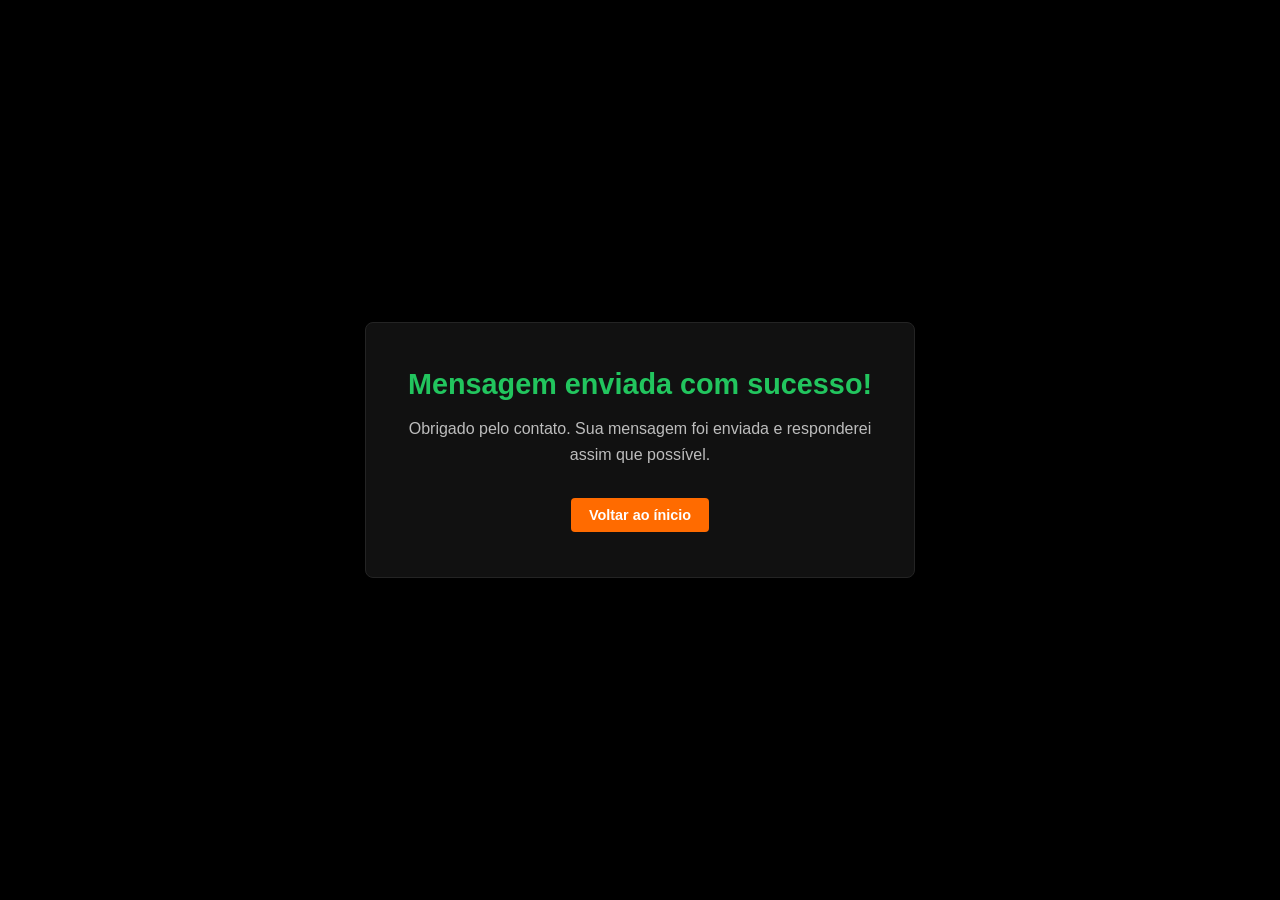
<file: contatos/sucesso.html>
<!DOCTYPE html>
<html lang="pt-BR">

<head>

    <meta charset="UTF-8">

    <meta name="viewport" content="width=device-width, initial-scale=1.0">

    <title>Mensagem enviada | Matheus DEV</title>

    <link rel="stylesheet" href="sucesso.css">

</head>

<body>

    <main class="pagina-sucesso">

        <div class="bloco-sucesso">

            <h1>Mensagem enviada com sucesso!</h1>

            <p>
                Obrigado pelo contato. Sua mensagem foi enviada
                e responderei assim que possível.
            </p>

            <a href="../home/index.html" class="botao-voltar">
                Voltar ao ínicio
            </a>

        </div>

    </main>

</body>

</html>
</file>
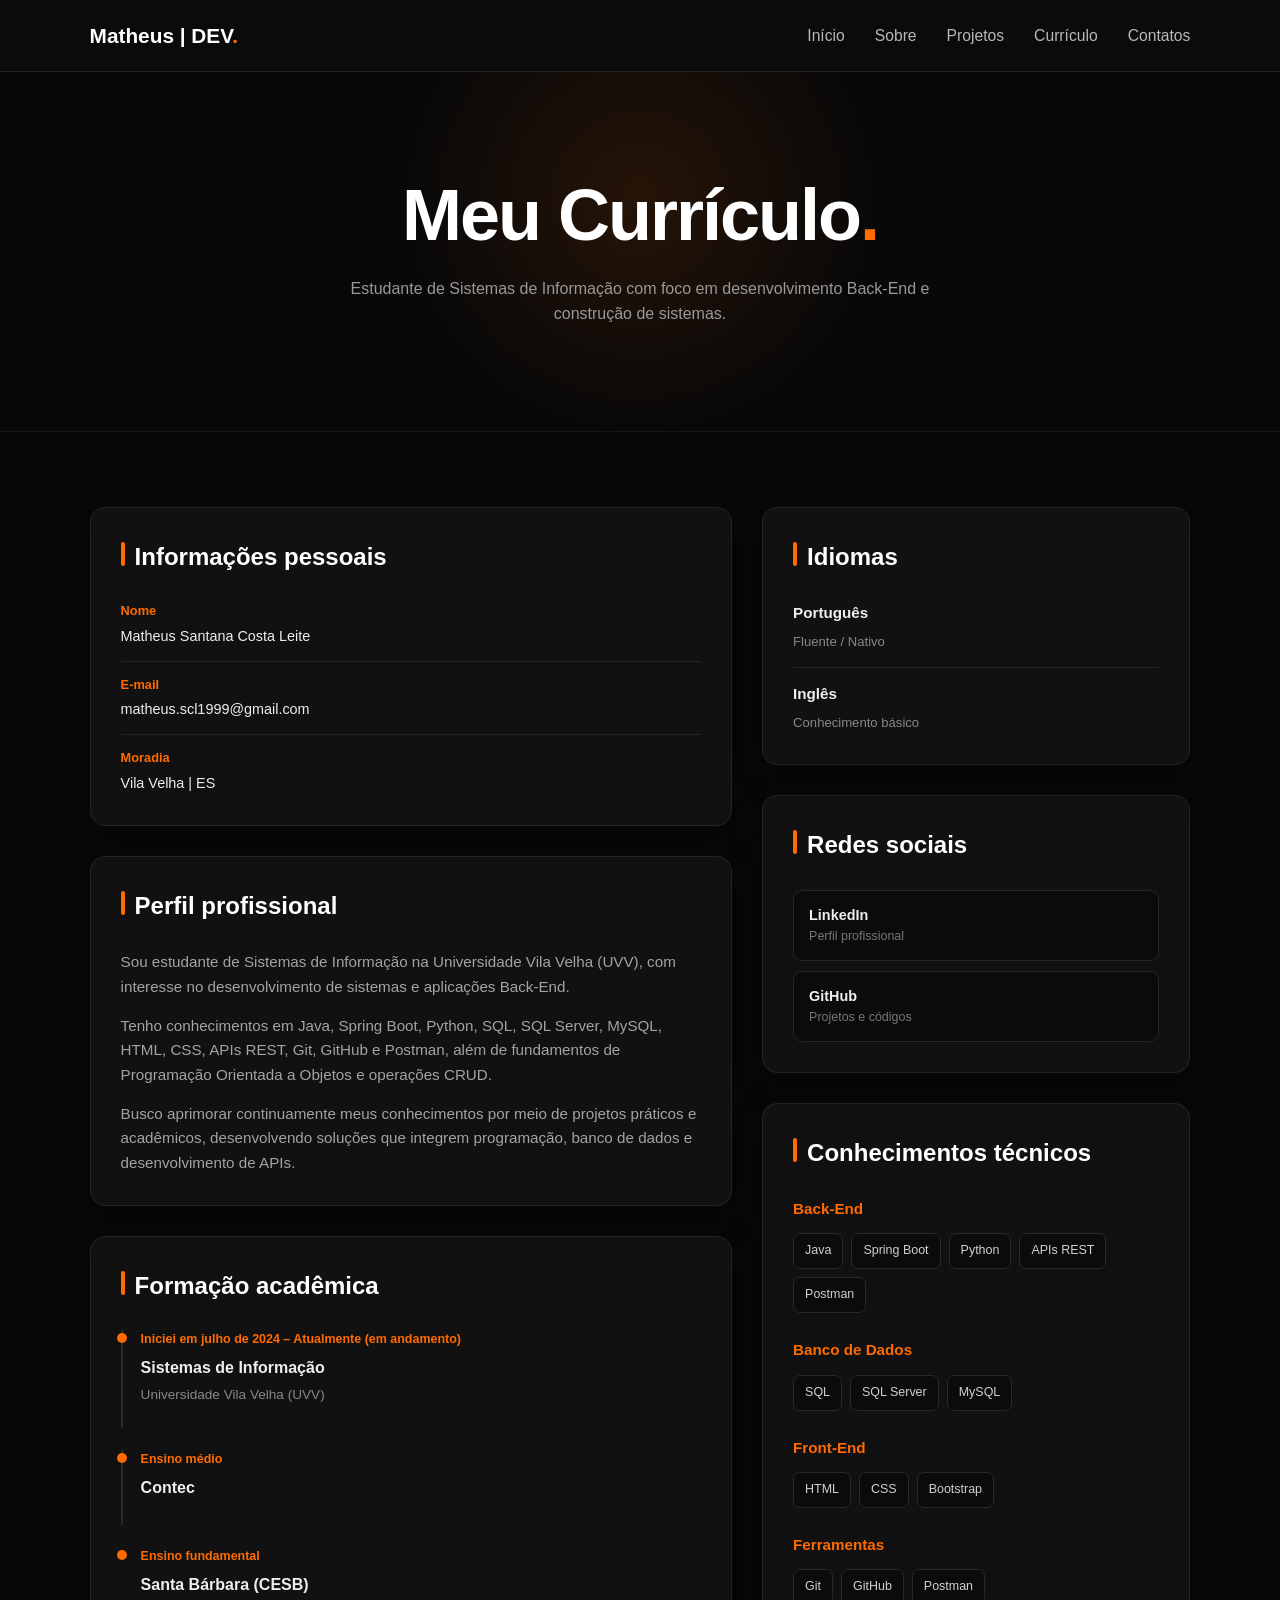
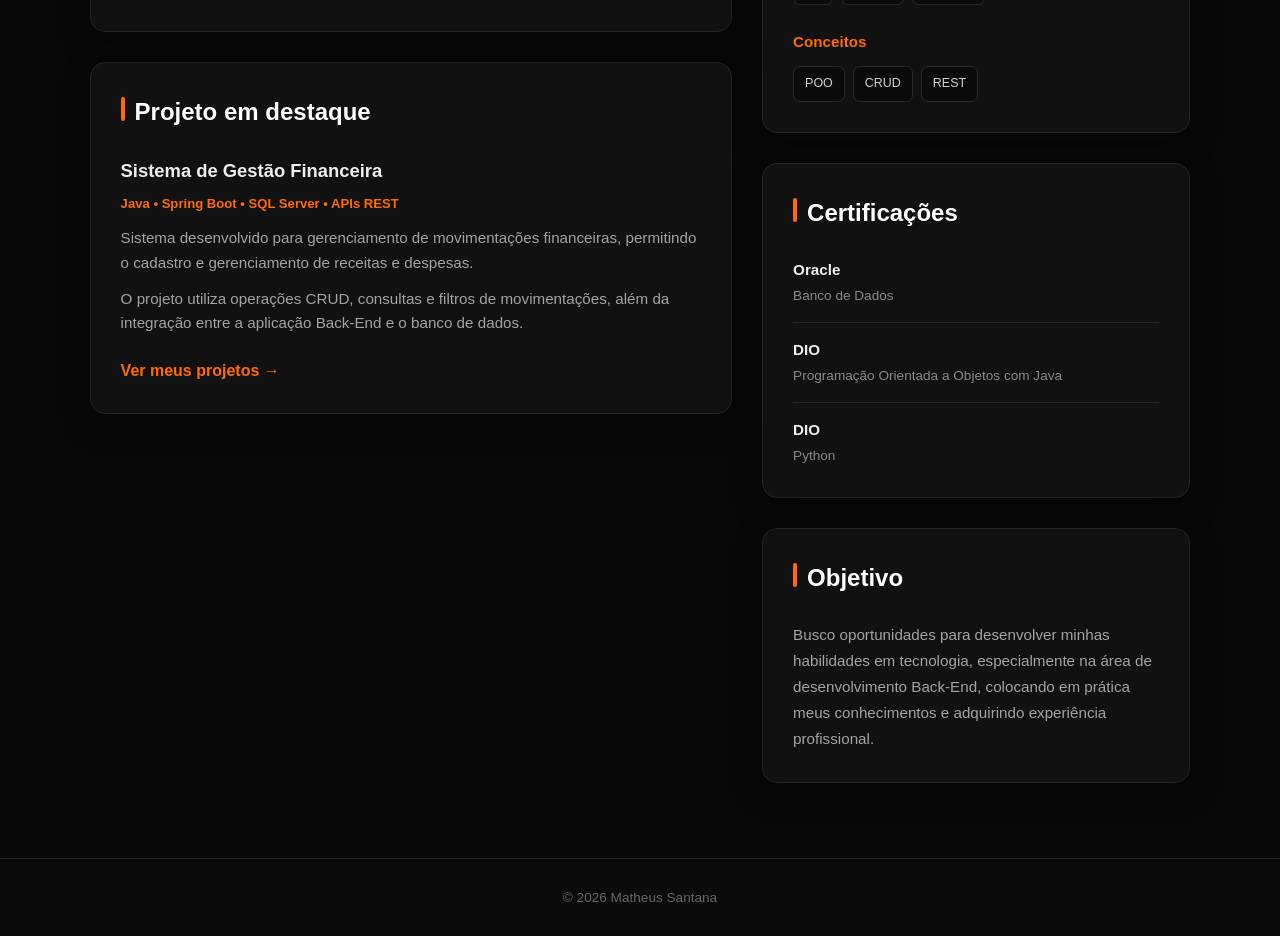
<file: curriculo/curriculo.html>
<!DOCTYPE html>
<html lang="pt-BR">

<head>

    <meta charset="UTF-8">

    <meta
        name="viewport"
        content="width=device-width, initial-scale=1.0"
    >

    <meta
        name="description"
        content="Currículo de Matheus Santana Costa Leite, estudante de Sistemas de Informação e desenvolvedor Back-End."
    >

    <title>Currículo | Matheus Santana</title>

    <link rel="stylesheet" href="curriculo.css">

</head>

<body>


    <!-- ============================= -->
    <!-- CABEÇALHO -->
    <!-- ============================= -->

    <header>

        <a href="../home/index.html" id="nome_header">
            Matheus | DEV<span>.</span>
        </a>

        <nav class="links" id="menuLinks">

            <a href="../home/index.html">
                Início
            </a>

            <a href="../sobre/sobre.html">
                Sobre
            </a>

            <a href="../projetos/projetos.html">
                Projetos
            </a>

            <a href="curriculo.html">
                Currículo
            </a>

            <a href="../contatos/contatos.html">
                Contatos
            </a>

        </nav>


        <button
            class="menu-toggle"
            id="menuToggle"
            aria-label="Abrir menu"
            aria-expanded="false"
            aria-controls="menuLinks"
        >

            <span></span>
            <span></span>
            <span></span>

        </button>

    </header>



    <!-- ============================= -->
    <!-- APRESENTAÇÃO -->
    <!-- ============================= -->

    <section class="apresentacao-curriculo">

        <h1>
            Meu Currículo<span>.</span>
        </h1>

        <p>
            Estudante de Sistemas de Informação com foco em
            desenvolvimento Back-End e construção de sistemas.
        </p>

    </section>



    <!-- ============================= -->
    <!-- CONTEÚDO -->
    <!-- ============================= -->

    <main>

        <section class="curriculo-container">


            <!-- ============================= -->
            <!-- COLUNA ESQUERDA -->
            <!-- ============================= -->

            <div class="coluna-esquerda">


                <!-- INFORMAÇÕES PESSOAIS -->

                <div class="bloco informacoes-pessoais">

                    <h2>
                        Informações pessoais
                    </h2>

                    <div class="dados-pessoais">


                        <div class="dado-pessoal">

                            <strong>
                                Nome
                            </strong>

                            <span>
                                Matheus Santana Costa Leite
                            </span>

                        </div>


                        <div class="dado-pessoal">

                            <strong>
                                E-mail
                            </strong>

                            <span>
                                matheus.scl1999@gmail.com
                            </span>

                        </div>


                        <div class="dado-pessoal">

                            <strong>
                                Moradia
                            </strong>

                            <span>
                                Vila Velha | ES
                            </span>

                        </div>


                    </div>

                </div>



                <!-- PERFIL PROFISSIONAL -->

                <div class="bloco">

                    <h2>
                        Perfil profissional
                    </h2>

                    <p>
                        Sou estudante de Sistemas de Informação
                        na Universidade Vila Velha (UVV), com
                        interesse no desenvolvimento de sistemas
                        e aplicações Back-End.
                    </p>

                    <p>
                        Tenho conhecimentos em Java, Spring Boot,
                        Python, SQL, SQL Server, MySQL, HTML, CSS, APIs REST,
                        Git, GitHub e Postman, além de fundamentos
                        de Programação Orientada a Objetos e
                        operações CRUD.
                    </p>

                    <p>
                        Busco aprimorar continuamente meus
                        conhecimentos por meio de projetos práticos
                        e acadêmicos, desenvolvendo soluções que
                        integrem programação, banco de dados e
                        desenvolvimento de APIs.
                    </p>

                </div>



                <!-- FORMAÇÃO ACADÊMICA -->

                <div class="bloco">

                    <h2>
                        Formação acadêmica
                    </h2>


                    <div class="item-curriculo">

                        <span class="periodo">
                            Iniciei em julho de 2024 – Atualmente (em andamento)
                        </span>

                        <h3>
                            Sistemas de Informação
                        </h3>

                        <p class="instituicao">
                            Universidade Vila Velha (UVV)
                        </p>

                    </div>


                    <div class="item-curriculo">

                        <span class="periodo">
                            Ensino médio
                        </span>

                        <h3>
                            Contec
                        </h3>

                    </div>


                    <div class="item-curriculo ultimo">

                        <span class="periodo">
                            Ensino fundamental
                        </span>

                        <h3>
                            Santa Bárbara (CESB)
                        </h3>

                    </div>

                </div>



                <!-- PROJETO EM DESTAQUE -->

                <div class="bloco">

                    <h2>
                        Projeto em destaque
                    </h2>

                    <div class="projeto-curriculo">

                        <h3>
                            Sistema de Gestão Financeira
                        </h3>

                        <p class="tecnologias">
                            Java • Spring Boot • SQL Server • APIs REST
                        </p>

                        <p>
                            Sistema desenvolvido para gerenciamento
                            de movimentações financeiras, permitindo
                            o cadastro e gerenciamento de receitas e
                            despesas.
                        </p>

                        <p>
                            O projeto utiliza operações CRUD,
                            consultas e filtros de movimentações,
                            além da integração entre a aplicação
                            Back-End e o banco de dados.
                        </p>

                        <a
                            class="link-bloco"
                            href="../projetos/projetos.html"
                        >
                            Ver meus projetos →
                        </a>

                    </div>

                </div>


            </div>



            <!-- ============================= -->
            <!-- COLUNA DIREITA -->
            <!-- ============================= -->

            <div class="coluna-direita">


                <!-- IDIOMAS -->

                <div class="bloco">

                    <h2>
                        Idiomas
                    </h2>


                    <div class="idioma">

                        <h3>
                            Português
                        </h3>

                        <span>
                            Fluente / Nativo
                        </span>

                    </div>


                    <div class="idioma">

                        <h3>
                            Inglês
                        </h3>

                        <span>
                            Conhecimento básico
                        </span>

                    </div>

                </div>



                <!-- REDES SOCIAIS -->

                <div class="bloco">

                    <h2>
                        Redes sociais
                    </h2>

                    <div class="redes-sociais">


                        <a
                            href="SEU_LINKEDIN_AQUI"
                            target="_blank"
                            rel="noopener noreferrer"
                            class="rede-social"
                        >

                            <strong>
                                LinkedIn
                            </strong>

                            <span>
                                Perfil profissional
                            </span>

                        </a>


                        <a
                            href="https://github.com/matheus-santana-dev"
                            target="_blank"
                            rel="noopener noreferrer"
                            class="rede-social"
                        >

                            <strong>
                                GitHub
                            </strong>

                            <span>
                                Projetos e códigos
                            </span>

                        </a>


                    </div>

                </div>



                <!-- CONHECIMENTOS TÉCNICOS -->

                <div class="bloco">

                    <h2>
                        Conhecimentos técnicos
                    </h2>


                    <div class="grupo-habilidades">

                        <h3>
                            Back-End
                        </h3>

                        <div class="tags">

                            <span>Java</span>
                            <span>Spring Boot</span>
                            <span>Python</span>
                            <span>APIs REST</span>
                            <span>Postman</span>

                        </div>

                    </div>


                    <div class="grupo-habilidades">

                        <h3>
                            Banco de Dados
                        </h3>

                        <div class="tags">

                            <span>SQL</span>
                            <span>SQL Server</span>
                            <span>MySQL</span>

                        </div>

                    </div>


                    <div class="grupo-habilidades">

                        <h3>
                            Front-End
                        </h3>

                        <div class="tags">

                            <span>HTML</span>
                            <span>CSS</span>
                            <span>Bootstrap</span>

                        </div>

                    </div>


                    <div class="grupo-habilidades">

                        <h3>
                            Ferramentas
                        </h3>

                        <div class="tags">

                            <span>Git</span>
                            <span>GitHub</span>
                            <span>Postman</span>

                        </div>

                    </div>


                    <div class="grupo-habilidades">

                        <h3>
                            Conceitos
                        </h3>

                        <div class="tags">

                            <span>POO</span>
                            <span>CRUD</span>
                            <span>REST</span>

                        </div>

                    </div>

                </div>



                <!-- CURSOS E FORMAÇÕES -->

                <div class="bloco">

                    <h2>
                        Certificações
                    </h2>


                    <div class="curso">

                        <h3>
                            Oracle
                        </h3>

                        <p>
                            Banco de Dados
                        </p>

                    </div>


                    <div class="curso">

                        <h3>
                            DIO
                        </h3>

                        <p>
                            Programação Orientada a Objetos
                            com Java
                        </p>

                    </div>


                    <div class="curso ultimo">

                        <h3>
                            DIO
                        </h3>

                        <p>
                            Python
                        </p>

                    </div>

                </div>



                <!-- OBJETIVO -->

                <div class="bloco">

                    <h2>
                        Objetivo
                    </h2>

                    <p class="objetivo">

                        Busco oportunidades para desenvolver
                        minhas habilidades em tecnologia,
                        especialmente na área de desenvolvimento
                        Back-End, colocando em prática meus
                        conhecimentos e adquirindo experiência
                        profissional.

                    </p>

                </div>


            </div>

        </section>

    </main>



    <!-- ============================= -->
    <!-- RODAPÉ -->
    <!-- ============================= -->

    <footer class="rodape">

        <p id="autoria">
            © 2026 Matheus Santana
        </p>

    </footer>



    <!-- ============================= -->
    <!-- MENU MOBILE -->
    <!-- ============================= -->

    <script>

        const menuToggle =
            document.getElementById("menuToggle");

        const menuLinks =
            document.getElementById("menuLinks");


        menuToggle.addEventListener("click", () => {

            const isOpen =
                menuLinks.classList.toggle("active");


            menuToggle.setAttribute(
                "aria-expanded",
                isOpen
            );


            menuToggle.setAttribute(
                "aria-label",
                isOpen
                    ? "Fechar menu"
                    : "Abrir menu"
            );

        });

    </script>

</body>

</html>
</file>
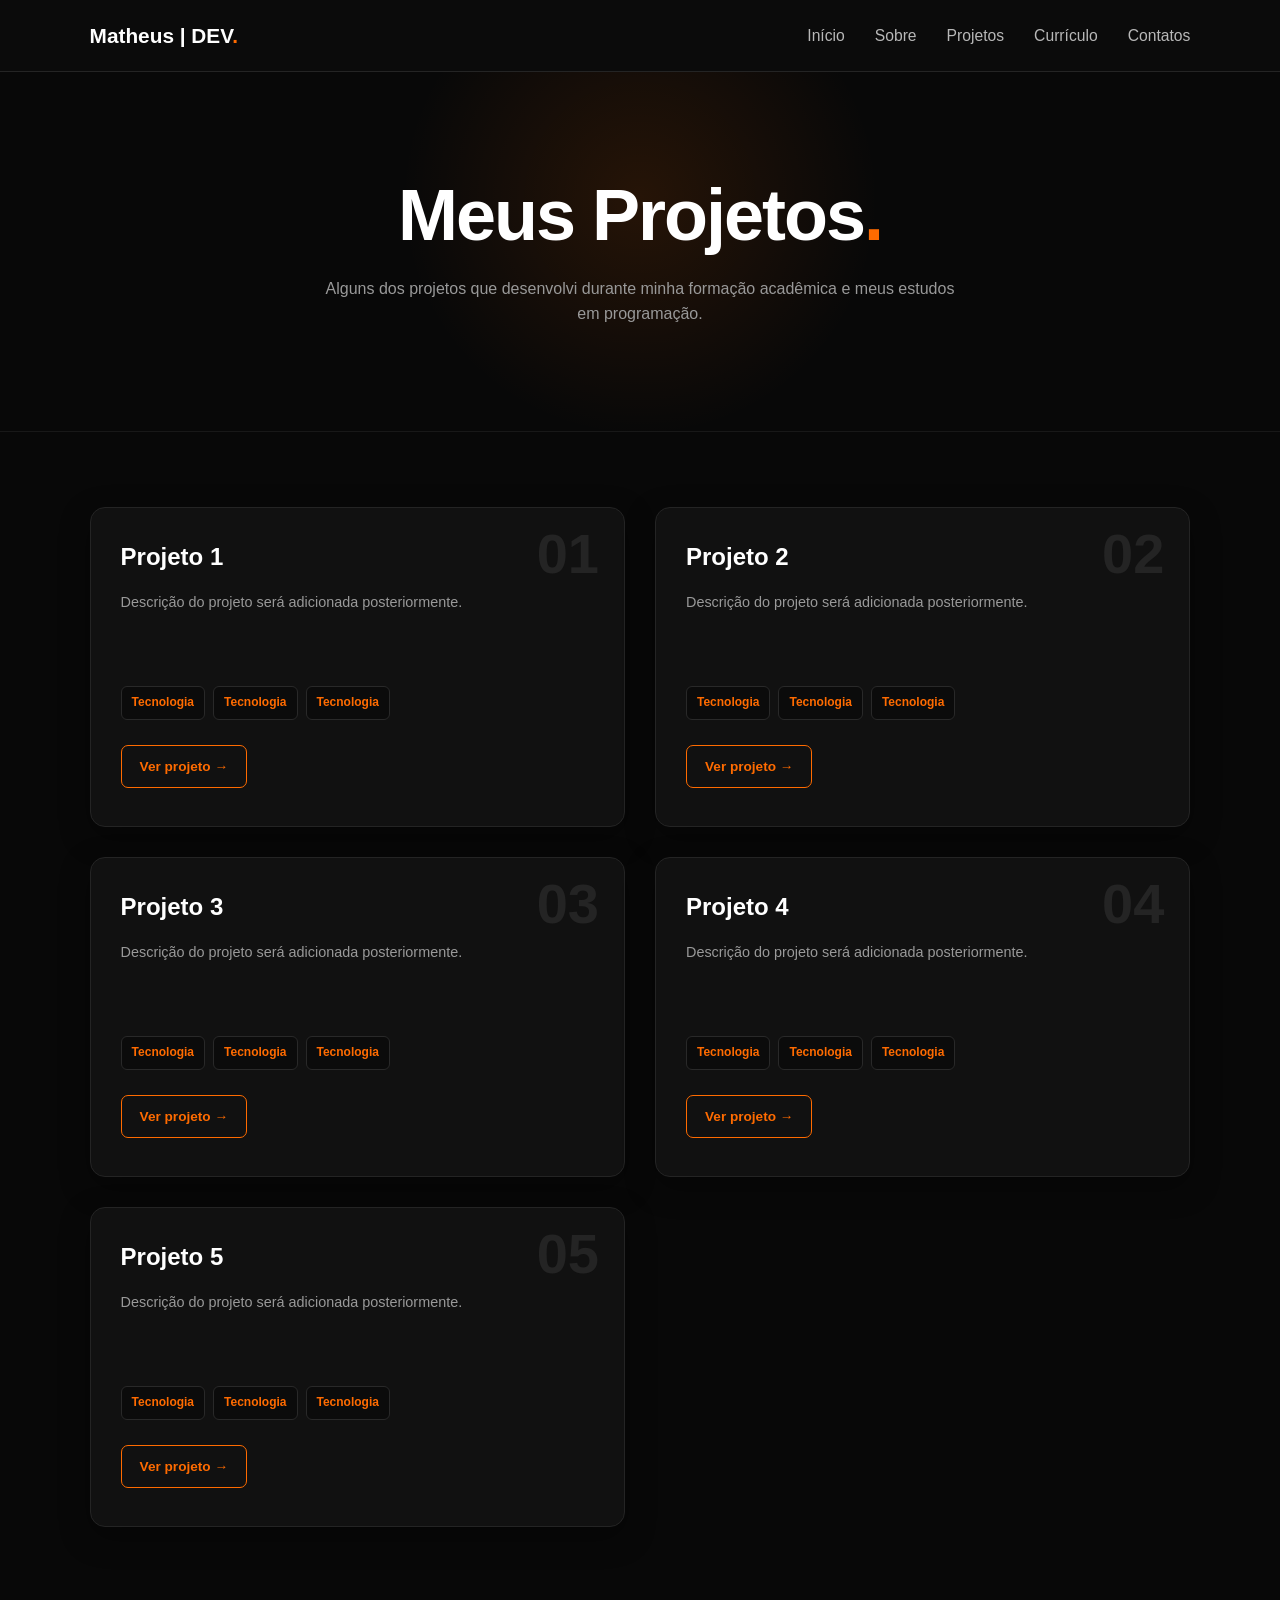
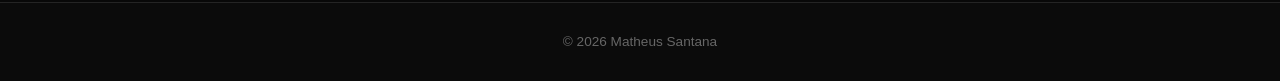
<file: projetos/projetos.html>
<!DOCTYPE html>
<html lang="pt-BR">

<head>

    <meta charset="UTF-8">

    <meta
        name="viewport"
        content="width=device-width, initial-scale=1.0"
    >

    <meta
        name="description"
        content="Projetos de Matheus Santana Costa Leite."
    >

    <title>Projetos | Matheus Santana</title>

    <link rel="stylesheet" href="projetos.css">

</head>

<body>


    <!-- ============================= -->
    <!-- CABEÇALHO -->
    <!-- ============================= -->

    <header>

        <a href="../home/index.html" id="nome_header">
            Matheus | DEV<span>.</span>
        </a>


        <nav class="links" id="menuLinks">

            <a href="../home/index.html">
                Início
            </a>

            <a href="../sobre/sobre.html">
                Sobre
            </a>

            <a href="projetos.html">
                Projetos
            </a>

            <a href="../curriculo/curriculo.html">
                Currículo
            </a>

            <a href="../contatos/contatos.html">
                Contatos
            </a>

        </nav>


        <button
            class="menu-toggle"
            id="menuToggle"
            aria-label="Abrir menu"
            aria-expanded="false"
            aria-controls="menuLinks"
        >

            <span></span>
            <span></span>
            <span></span>

        </button>

    </header>



    <!-- ============================= -->
    <!-- APRESENTAÇÃO -->
    <!-- ============================= -->

    <section class="apresentacao-projetos">

        <h1>
            Meus Projetos<span>.</span>
        </h1>

        <p>
            Alguns dos projetos que desenvolvi durante minha
            formação acadêmica e meus estudos em programação.
        </p>

    </section>



    <!-- ============================= -->
    <!-- PROJETOS -->
    <!-- ============================= -->

    <main>

        <section class="projetos-container">


            <!-- ============================= -->
            <!-- PROJETO 1 -->
            <!-- ============================= -->

            <article class="card-projeto">

                <div class="numero-projeto">
                    01
                </div>

                <div class="conteudo-projeto">

                    <h2>
                        Projeto 1
                    </h2>

                    <p class="descricao-projeto">
                        Descrição do projeto será adicionada
                        posteriormente.
                    </p>

                    <div class="tecnologias-projeto">

                        <span>
                            Tecnologia
                        </span>

                        <span>
                            Tecnologia
                        </span>

                        <span>
                            Tecnologia
                        </span>

                    </div>

                    <a
                        href="#"
                        class="botao-projeto"
                    >
                        Ver projeto →
                    </a>

                </div>

            </article>



            <!-- ============================= -->
            <!-- PROJETO 2 -->
            <!-- ============================= -->

            <article class="card-projeto">

                <div class="numero-projeto">
                    02
                </div>

                <div class="conteudo-projeto">

                    <h2>
                        Projeto 2
                    </h2>

                    <p class="descricao-projeto">
                        Descrição do projeto será adicionada
                        posteriormente.
                    </p>

                    <div class="tecnologias-projeto">

                        <span>
                            Tecnologia
                        </span>

                        <span>
                            Tecnologia
                        </span>

                        <span>
                            Tecnologia
                        </span>

                    </div>

                    <a
                        href="#"
                        class="botao-projeto"
                    >
                        Ver projeto →
                    </a>

                </div>

            </article>



            <!-- ============================= -->
            <!-- PROJETO 3 -->
            <!-- ============================= -->

            <article class="card-projeto">

                <div class="numero-projeto">
                    03
                </div>

                <div class="conteudo-projeto">

                    <h2>
                        Projeto 3
                    </h2>

                    <p class="descricao-projeto">
                        Descrição do projeto será adicionada
                        posteriormente.
                    </p>

                    <div class="tecnologias-projeto">

                        <span>
                            Tecnologia
                        </span>

                        <span>
                            Tecnologia
                        </span>

                        <span>
                            Tecnologia
                        </span>

                    </div>

                    <a
                        href="#"
                        class="botao-projeto"
                    >
                        Ver projeto →
                    </a>

                </div>

            </article>



            <!-- ============================= -->
            <!-- PROJETO 4 -->
            <!-- ============================= -->

            <article class="card-projeto">

                <div class="numero-projeto">
                    04
                </div>

                <div class="conteudo-projeto">

                    <h2>
                        Projeto 4
                    </h2>

                    <p class="descricao-projeto">
                        Descrição do projeto será adicionada
                        posteriormente.
                    </p>

                    <div class="tecnologias-projeto">

                        <span>
                            Tecnologia
                        </span>

                        <span>
                            Tecnologia
                        </span>

                        <span>
                            Tecnologia
                        </span>

                    </div>

                    <a
                        href="#"
                        class="botao-projeto"
                    >
                        Ver projeto →
                    </a>

                </div>

            </article>



            <!-- ============================= -->
            <!-- PROJETO 5 -->
            <!-- ============================= -->

            <article class="card-projeto">

                <div class="numero-projeto">
                    05
                </div>

                <div class="conteudo-projeto">

                    <h2>
                        Projeto 5
                    </h2>

                    <p class="descricao-projeto">
                        Descrição do projeto será adicionada
                        posteriormente.
                    </p>

                    <div class="tecnologias-projeto">

                        <span>
                            Tecnologia
                        </span>

                        <span>
                            Tecnologia
                        </span>

                        <span>
                            Tecnologia
                        </span>

                    </div>

                    <a
                        href="#"
                        class="botao-projeto"
                    >
                        Ver projeto →
                    </a>

                </div>

            </article>


        </section>

    </main>



    <!-- ============================= -->
    <!-- RODAPÉ -->
    <!-- ============================= -->

    <footer class="rodape">

        <p id="autoria">
            © 2026 Matheus Santana
        </p>

    </footer>



    <!-- ============================= -->
    <!-- MENU MOBILE -->
    <!-- ============================= -->

    <script>

        const menuToggle =
            document.getElementById("menuToggle");

        const menuLinks =
            document.getElementById("menuLinks");


        menuToggle.addEventListener("click", () => {

            const isOpen =
                menuLinks.classList.toggle("active");


            menuToggle.setAttribute(
                "aria-expanded",
                isOpen
            );


            menuToggle.setAttribute(
                "aria-label",
                isOpen
                    ? "Fechar menu"
                    : "Abrir menu"
            );

        });

    </script>

</body>

</html>
</file>
<file: contatos/sucesso.css>
* {
    margin: 0;
    padding: 0;
    box-sizing: border-box;
}

body {
    font-family: Arial, Helvetica, sans-serif;
    background-color: #000000;
    color: #22c55e;
}

.pagina-sucesso {
    min-height: 100vh;
    display: flex;
    justify-content: center;
    align-items: center;
    padding: 20px;
}

.bloco-sucesso {
    width: 100%;
    max-width: 550px;
    background-color: #111111;
    border: 1px solid #242424;
    border-radius: 8px;
    padding: 45px 35px;
    text-align: center;
}

.icone-sucesso {
    width: 55px;
    height: 55px;
    margin: 0 auto 20px;
    border: 2px solid #ff6b00;
    border-radius: 50%;
    display: flex;
    align-items: center;
    justify-content: center;
    color: #ff6b00;
    font-size: 28px;
    font-weight: bold;
}

.bloco-sucesso h1 {
    font-size: 1.8rem;
    margin-bottom: 15px;
}

.bloco-sucesso p {
    color: #bdbdbd;
    font-size: 1rem;
    line-height: 1.6;
    margin-bottom: 30px;
}

.botao-voltar {
    display: inline-block;
    padding: 9px 18px;
    background-color: #ff6b00;
    color: #ffffff;
    text-decoration: none;
    border-radius: 4px;
    font-size: 0.9rem;
    font-weight: 600;
    transition: 0.3s;
}

.botao-voltar:hover {
    opacity: 0.85;
}
</file>
<file: curriculo/curriculo.css>
* {
    margin: 0;
    padding: 0;
    box-sizing: border-box;
}

html {
    scroll-behavior: smooth;
}

body {
    min-height: 100vh;

    font-family: Arial, Helvetica, sans-serif;

    background: #080808;

    color: #f5f5f5;

    line-height: 1.6;
}

a {
    color: inherit;
    text-decoration: none;
}


/* ============================= */
/* HEADER */
/* ============================= */

header {
    width: 100%;
    min-height: 72px;

    display: flex;
    align-items: center;
    justify-content: space-between;

    padding: 0 7%;

    background: #0b0b0b;

    border-bottom: 1px solid #242424;

    position: relative;

    z-index: 100;
}

#nome_header {
    font-size: 1.3rem;

    font-weight: 700;

    color: #ffffff;

    white-space: nowrap;
}

#nome_header span {
    
    color: #ff6b00;
}


/* ============================= */
/* MENU */
/* ============================= */

.links {
    display: flex;

    align-items: center;

    gap: 30px;
}

.links a {
    position: relative;

    font-size: 0.98rem;

    color: #b8b8b8;

    transition: color 0.25s ease;
}

.links a::after {
    content: "";

    position: absolute;

    left: 0;

    bottom: -6px;

    width: 0;

    height: 2px;

    background: #ff6b00;

    transition: width 0.25s ease;
}

.links a:hover {
    color: #ffffff;
}

.links a:hover::after {
    width: 100%;
}


/* ============================= */
/* MENU MOBILE */
/* ============================= */

.menu-toggle {
    display: none;

    width: 42px;

    height: 42px;

    border: none;

    background: transparent;

    cursor: pointer;

    flex-direction: column;

    justify-content: center;

    align-items: center;

    gap: 5px;
}

.menu-toggle span {
    width: 25px;

    height: 3px;

    border-radius: 5px;

    background: #f5f5f5;

    transition: background 0.2s ease;
}

.menu-toggle:hover span {
    background: #ff6b00;
}


/* ============================= */
/* APRESENTAÇÃO */
/* ============================= */

.apresentacao-curriculo {
    min-height: 360px;

    display: flex;

    flex-direction: column;

    justify-content: center;

    align-items: center;

    text-align: center;

    padding: 70px 20px;

    background:
        radial-gradient(
            circle at 50% 35%,
            rgba(255, 107, 0, 0.12),
            transparent 35%
        ),
        #080808;

    border-bottom: 1px solid #181818;
}

.apresentacao-curriculo h1 {
    font-size: clamp(2.7rem, 7vw, 4.5rem);

    line-height: 1.1;

    color: #ffffff;

    letter-spacing: -2px;

    margin-bottom: 20px;
}

.apresentacao-curriculo h1 span {
    color: #ff6b00;
}

.apresentacao-curriculo > p {
    max-width: 650px;

    color: #999999;

    font-size: 1rem;
}


/* ============================= */
/* CONTEÚDO */
/* ============================= */

main {
    width: 100%;

    padding: 75px 7%;
}

.curriculo-container {
    max-width: 1200px;

    margin: 0 auto;

    display: grid;

    grid-template-columns:
        minmax(0, 1.2fr)
        minmax(0, 0.8fr);

    gap: 30px;

    align-items: start;
}

.coluna-esquerda,
.coluna-direita {
    display: flex;

    flex-direction: column;

    gap: 30px;
}


/* ============================= */
/* CARDS */
/* ============================= */

.bloco {
    padding: 30px;

    background: #111111;

    border: 1px solid #242424;

    border-radius: 15px;

    box-shadow:
        0 10px 30px rgba(0, 0, 0, 0.35);

    transition:
        border-color 0.25s ease,
        transform 0.25s ease;
}

.bloco:hover {
    border-color: #333333;
}

.bloco h2 {
    position: relative;

    margin-bottom: 25px;

    padding-left: 14px;

    font-size: 1.5rem;

    color: #ffffff;
}

.bloco h2::before {
    content: "";

    position: absolute;

    left: 0;

    top: 4px;

    width: 4px;

    height: 24px;

    border-radius: 4px;

    background: #ff6b00;
}

.bloco p {
    margin-bottom: 15px;

    color: #a3a3a3;

    font-size: 0.95rem;
}

.bloco p:last-child {
    margin-bottom: 0;
}


/* ============================= */
/* INFORMAÇÕES PESSOAIS */
/* ============================= */

.dados-pessoais {
    display: flex;

    flex-direction: column;
}

.dado-pessoal {
    display: flex;

    flex-direction: column;

    gap: 3px;

    padding: 13px 0;

    border-bottom: 1px solid #242424;
}

.dado-pessoal:first-child {
    padding-top: 0;
}

.dado-pessoal:last-child {
    padding-bottom: 0;

    border-bottom: none;
}

.dado-pessoal strong {
    color: #ff6b00;

    font-size: 0.8rem;
}

.dado-pessoal span {
    color: #eeeeee;

    font-size: 0.9rem;

    overflow-wrap: anywhere;
}


/* ============================= */
/* FORMAÇÃO */
/* ============================= */

.item-curriculo {
    padding: 0 0 22px 18px;

    margin-bottom: 22px;

    border-left: 2px solid #292929;

    position: relative;
}

.item-curriculo::before {
    content: "";

    position: absolute;

    left: -6px;

    top: 3px;

    width: 10px;

    height: 10px;

    border-radius: 50%;

    background: #ff6b00;
}

.item-curriculo.ultimo {
    margin-bottom: 0;

    padding-bottom: 0;

    border-left-color: transparent;
}

.periodo {
    display: block;

    margin-bottom: 5px;

    color: #ff6b00;

    font-size: 0.78rem;

    font-weight: 600;
}

.item-curriculo h3 {
    margin-bottom: 3px;

    color: #eeeeee;

    font-size: 1rem;
}

.instituicao {
    color: #888888 !important;

    font-size: 0.85rem !important;
}


/* ============================= */
/* PROJETO */
/* ============================= */

.projeto-curriculo h3 {
    margin-bottom: 8px;

    color: #eeeeee;

    font-size: 1.15rem;
}

.projeto-curriculo .tecnologias {
    color: #ff6b00;

    font-size: 0.82rem;

    font-weight: 600;
}

.projeto-curriculo p {
    margin-bottom: 12px;
}


/* ============================= */
/* IDIOMAS */
/* ============================= */

.idioma {
    padding: 14px 0;

    border-bottom: 1px solid #242424;
}

.idioma:first-of-type {
    padding-top: 0;
}

.idioma:last-child {
    padding-bottom: 0;

    border-bottom: none;
}

.idioma h3 {
    margin-bottom: 2px;

    color: #eeeeee;

    font-size: 0.95rem;
}

.idioma span {
    color: #888888;

    font-size: 0.82rem;
}


/* ============================= */
/* REDES SOCIAIS */
/* ============================= */

.redes-sociais {
    display: flex;

    flex-direction: column;

    gap: 10px;
}

.rede-social {
    display: flex;

    flex-direction: column;

    padding: 13px 15px;

    background: #0b0b0b;

    border: 1px solid #252525;

    border-radius: 9px;

    transition:
        border-color 0.25s ease,
        background 0.25s ease,
        transform 0.25s ease;
}

.rede-social:hover {
    border-color: #ff6b00;

    background: #15100c;

    transform: translateY(-3px);
}

.rede-social strong {
    color: #eeeeee;

    font-size: 0.9rem;
}

.rede-social span {
    color: #777777;

    font-size: 0.78rem;
}

.rede-social:hover strong {
    color: #ff6b00;
}


/* ============================= */
/* HABILIDADES */
/* ============================= */

.grupo-habilidades {
    margin-bottom: 25px;
}

.grupo-habilidades:last-child {
    margin-bottom: 0;
}

.grupo-habilidades h3 {
    margin-bottom: 12px;

    color: #ff6b00;

    font-size: 0.95rem;
}

.tags {
    display: flex;

    flex-wrap: wrap;

    gap: 8px;
}

.tags span {
    padding: 7px 11px;

    background: #0b0b0b;

    border: 1px solid #292929;

    border-radius: 7px;

    color: #d0d0d0;

    font-size: 0.78rem;

    transition:
        border-color 0.2s ease,
        color 0.2s ease,
        background 0.2s ease;
}

.tags span:hover {
    border-color: #ff6b00;

    color: #ff6b00;

    background: #15100c;
}


/* ============================= */
/* CURSOS */
/* ============================= */

.curso {
    padding: 15px 0;

    border-bottom: 1px solid #242424;
}

.curso:first-of-type {
    padding-top: 0;
}

.curso.ultimo {
    border-bottom: none;

    padding-bottom: 0;
}

.curso h3 {
    margin-bottom: 3px;

    color: #eeeeee;

    font-size: 0.95rem;
}

.curso p {
    color: #888888;

    font-size: 0.85rem;
}


/* ============================= */
/* OBJETIVO */
/* ============================= */

.objetivo {
    color: #a3a3a3;

    line-height: 1.7;
}


/* ============================= */
/* RODAPÉ */
/* ============================= */

.rodape {
    width: 100%;

    padding: 28px 7%;

    text-align: center;

    border-top: 1px solid #242424;

    background: #0b0b0b;
}

#autoria {
    color: #666666;

    font-size: 0.85rem;
}


/* ============================= */
/* TABLET */
/* ============================= */

@media (max-width: 850px) {

    header {
        padding: 0 5%;
    }

    .links {
        position: absolute;

        top: 72px;

        left: 0;

        width: 100%;

        display: none;

        flex-direction: column;

        align-items: stretch;

        gap: 0;

        padding: 10px 5% 20px;

        background: #0b0b0b;

        border-bottom: 1px solid #242424;

        box-shadow:
            0 15px 25px rgba(0, 0, 0, 0.5);
    }

    .links.active {
        display: flex;
    }

    .links a {
        padding: 14px 0;

        border-bottom: 1px solid #1c1c1c;
    }

    .links a::after {
        display: none;
    }

    .links a:last-child {
        border-bottom: none;
    }

    .menu-toggle {
        display: flex;
    }

    .curriculo-container {
        grid-template-columns: 1fr;
    }
}


/* ============================= */
/* CELULAR */
/* ============================= */

@media (max-width: 600px) {

    main {
        padding: 50px 5%;
    }

    .apresentacao-curriculo {
        min-height: 320px;

        padding: 50px 20px;
    }

    .apresentacao-curriculo h1 {
        font-size: 2.6rem;

        letter-spacing: -1px;
    }

    .apresentacao-curriculo > p {
        font-size: 0.9rem;
    }

    .bloco {
        padding: 22px;
    }

    .bloco h2 {
        font-size: 1.3rem;
    }

    .tags span {
        font-size: 0.75rem;
    }
}


/* ============================= */
/* CELULAR PEQUENO */
/* ============================= */

@media (max-width: 380px) {

    #nome_header {
        font-size: 1.1rem;
    }

    .tags {
        gap: 6px;
    }

    .tags span {
        padding: 6px 9px;
    }
}



.link-bloco {
    display: inline-block;

    margin-top: 10px;

    color: #ff6b00;

    font-weight: 600;

    transition:
        color 0.2s ease;
}


.link-bloco:hover {
    color: #ff9a52;
}
</file>
<file: projetos/projetos.css>
/* ============================= */
/* RESET */
/* ============================= */

* {
    margin: 0;
    padding: 0;
    box-sizing: border-box;
}

html {
    scroll-behavior: smooth;
}

body {
    min-height: 100vh;

    font-family: Arial, Helvetica, sans-serif;

    background: #080808;

    color: #f5f5f5;

    line-height: 1.6;
}

a {
    color: inherit;

    text-decoration: none;
}


/* ============================= */
/* HEADER */
/* ============================= */

header {
    width: 100%;

    min-height: 72px;

    display: flex;

    align-items: center;

    justify-content: space-between;

    padding: 0 7%;

    background: #0b0b0b;

    border-bottom: 1px solid #242424;

    position: relative;

    z-index: 100;
}

#nome_header {
    font-size: 1.3rem;

    font-weight: 700;

    color: #ffffff;

    white-space: nowrap;
}

#nome_header span {

    color: #ff6b00;
    
}


/* ============================= */
/* MENU */
/* ============================= */

.links {
    display: flex;

    align-items: center;

    gap: 30px;
}

.links a {
    position: relative;

    font-size: 0.98rem;

    color: #b8b8b8;

    transition: color 0.25s ease;
}

.links a::after {
    content: "";

    position: absolute;

    left: 0;

    bottom: -6px;

    width: 0;

    height: 2px;

    background: #ff6b00;

    transition: width 0.25s ease;
}

.links a:hover {
    color: #ffffff;
}

.links a:hover::after {
    width: 100%;
}


/* ============================= */
/* MENU MOBILE */
/* ============================= */

.menu-toggle {
    display: none;

    width: 42px;

    height: 42px;

    border: none;

    background: transparent;

    cursor: pointer;

    flex-direction: column;

    justify-content: center;

    align-items: center;

    gap: 5px;
}

.menu-toggle span {
    width: 25px;

    height: 3px;

    border-radius: 5px;

    background: #f5f5f5;
}

.menu-toggle:hover span {
    background: #ff6b00;
}


/* ============================= */
/* APRESENTAÇÃO */
/* ============================= */

.apresentacao-projetos {
    min-height: 360px;

    display: flex;

    flex-direction: column;

    justify-content: center;

    align-items: center;

    text-align: center;

    padding: 70px 20px;

    background:
        radial-gradient(
            circle at 50% 35%,
            rgba(255, 107, 0, 0.12),
            transparent 35%
        ),
        #080808;

    border-bottom: 1px solid #181818;
}

.apresentacao-projetos h1 {
    font-size: clamp(2.7rem, 7vw, 4.5rem);

    line-height: 1.1;

    color: #ffffff;

    letter-spacing: -2px;

    margin-bottom: 20px;
}

.apresentacao-projetos h1 span {
    color: #ff6b00;
}

.apresentacao-projetos p {
    max-width: 650px;

    color: #999999;

    font-size: 1rem;
}


/* ============================= */
/* CONTEÚDO */
/* ============================= */

main {
    width: 100%;

    padding: 75px 7%;
}

.projetos-container {
    max-width: 1200px;

    margin: 0 auto;

    display: grid;

    grid-template-columns:
        repeat(2, minmax(0, 1fr));

    gap: 30px;
}


/* ============================= */
/* CARD DO PROJETO */
/* ============================= */

.card-projeto {
    position: relative;

    min-height: 320px;

    padding: 30px;

    display: flex;

    flex-direction: column;

    justify-content: space-between;

    overflow: hidden;

    background: #111111;

    border: 1px solid #242424;

    border-radius: 15px;

    box-shadow:
        0 10px 30px rgba(0, 0, 0, 0.35);

    transition:
        transform 0.3s ease,
        border-color 0.3s ease,
        box-shadow 0.3s ease;
}

.card-projeto:hover {
    transform: translateY(-7px);

    border-color: #ff6b00;

    box-shadow:
        0 15px 35px rgba(255, 107, 0, 0.12);
}


/* ============================= */
/* NÚMERO */
/* ============================= */

.numero-projeto {
    position: absolute;

    top: 18px;

    right: 25px;

    color: #242424;

    font-size: 3.5rem;

    font-weight: 800;

    line-height: 1;

    transition: color 0.3s ease;
}

.card-projeto:hover .numero-projeto {
    color: rgba(255, 107, 0, 0.15);
}


/* ============================= */
/* CONTEÚDO */
/* ============================= */

.conteudo-projeto {
    position: relative;

    z-index: 2;
}

.conteudo-projeto h2 {
    margin-bottom: 15px;

    color: #ffffff;

    font-size: 1.5rem;
}

.descricao-projeto {
    min-height: 75px;

    margin-bottom: 20px;

    color: #999999;

    font-size: 0.9rem;
}


/* ============================= */
/* TECNOLOGIAS */
/* ============================= */

.tecnologias-projeto {
    display: flex;

    flex-wrap: wrap;

    gap: 8px;

    margin-bottom: 25px;
}

.tecnologias-projeto span {
    padding: 6px 10px;

    background: #0b0b0b;

    border: 1px solid #292929;

    border-radius: 6px;

    color: #ff6b00;

    font-size: 0.75rem;

    font-weight: 600;
}


/* ============================= */
/* BOTÃO */
/* ============================= */

.botao-projeto {
    display: inline-block;

    width: fit-content;

    padding: 10px 18px;

    border: 1px solid #ff6b00;

    border-radius: 7px;

    color: #ff6b00;

    font-size: 0.85rem;

    font-weight: 600;

    transition:
        background 0.25s ease,
        color 0.25s ease,
        transform 0.25s ease;
}

.botao-projeto:hover {
    background: #ff6b00;

    color: #080808;

    transform: translateY(-2px);
}


/* ============================= */
/* RODAPÉ */
/* ============================= */

.rodape {
    width: 100%;

    padding: 28px 7%;

    text-align: center;

    border-top: 1px solid #242424;

    background: #0b0b0b;
}

#autoria {
    color: #666666;

    font-size: 0.85rem;
}


/* ============================= */
/* TABLET */
/* ============================= */

@media (max-width: 850px) {

    header {
        padding: 0 5%;
    }

    .links {
        position: absolute;

        top: 72px;

        left: 0;

        width: 100%;

        display: none;

        flex-direction: column;

        align-items: stretch;

        gap: 0;

        padding: 10px 5% 20px;

        background: #0b0b0b;

        border-bottom: 1px solid #242424;

        box-shadow:
            0 15px 25px rgba(0, 0, 0, 0.5);
    }

    .links.active {
        display: flex;
    }

    .links a {
        padding: 14px 0;

        border-bottom: 1px solid #1c1c1c;
    }

    .links a::after {
        display: none;
    }

    .links a:last-child {
        border-bottom: none;
    }

    .menu-toggle {
        display: flex;
    }

    .projetos-container {
        grid-template-columns: 1fr;
    }
}


/* ============================= */
/* CELULAR */
/* ============================= */

@media (max-width: 600px) {

    main {
        padding: 50px 5%;
    }

    .apresentacao-projetos {
        min-height: 320px;

        padding: 50px 20px;
    }

    .apresentacao-projetos h1 {
        font-size: 2.6rem;

        letter-spacing: -1px;
    }

    .apresentacao-projetos p {
        font-size: 0.9rem;
    }

    .card-projeto {
        min-height: 300px;

        padding: 22px;
    }

    .card-projeto h2 {
        font-size: 1.3rem;
    }

    .numero-projeto {
        font-size: 3rem;
    }
}


/* ============================= */
/* CELULAR PEQUENO */
/* ============================= */

@media (max-width: 380px) {

    #nome_header {
        font-size: 1.1rem;
    }

    .card-projeto {
        min-height: 320px;
    }

    .tecnologias-projeto {
        gap: 6px;
    }

    .tecnologias-projeto span {
        padding: 5px 8px;
    }
}
</file>
